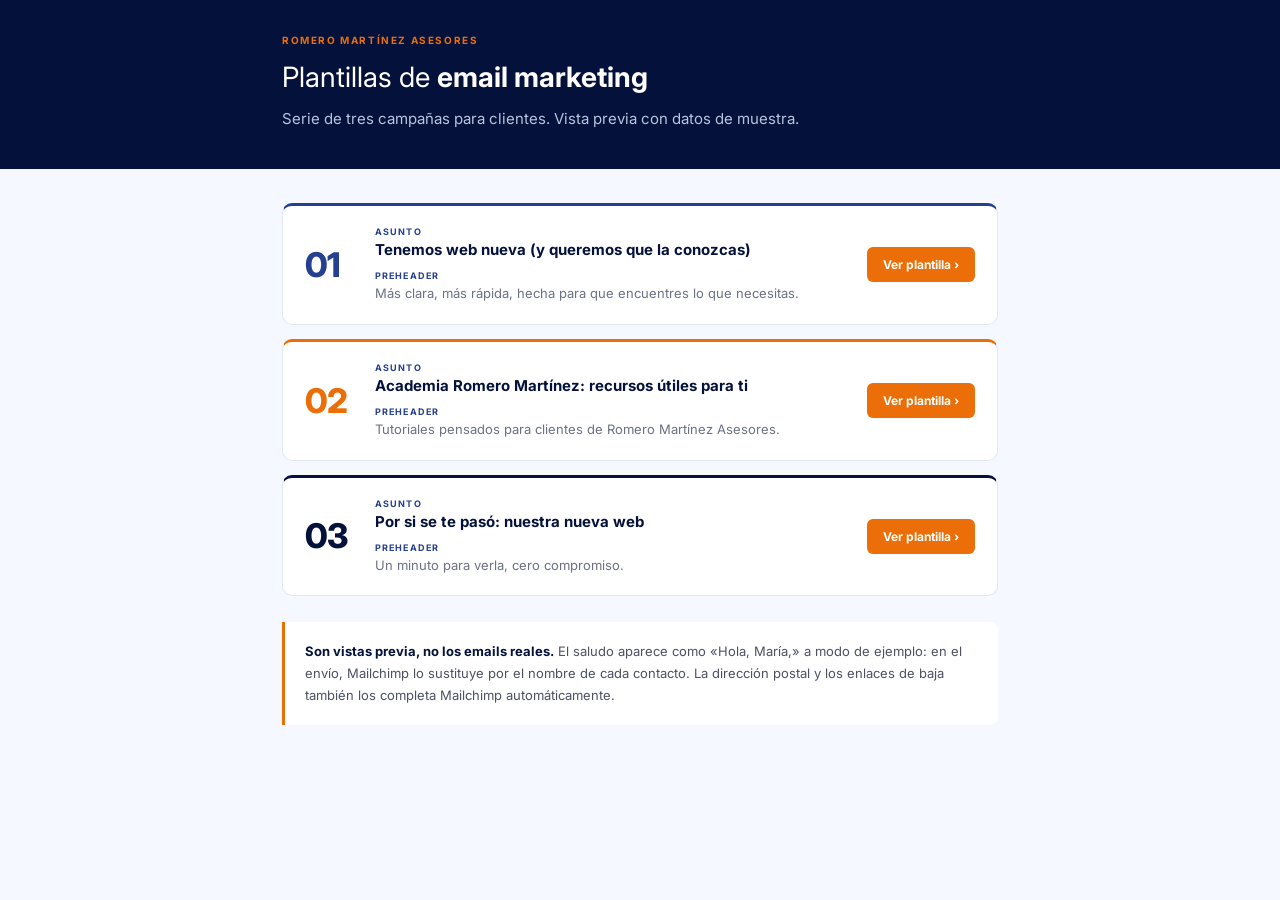
<file: emails/index.html>
<!DOCTYPE html>
<html lang="es">
<head>
<meta charset="UTF-8" />
<meta name="viewport" content="width=device-width, initial-scale=1" />
<meta name="robots" content="noindex, nofollow" />
<title>Plantillas de email · Romero Martínez Asesores</title>
<link href="https://fonts.googleapis.com/css2?family=Inter:wght@400;600;700;800&display=swap" rel="stylesheet" />
<style>
  :root { --navy:#04113A; --azul:#264091; --naranja:#EB6E08; --texto:#4C5263; --claro:#F5F9FF; --linea:#e1e7f5; }
  * { box-sizing:border-box; }
  body { margin:0; background:var(--claro); font-family:'Inter',-apple-system,"Segoe UI",Arial,sans-serif; color:var(--texto); }
  .wrap { max-width:760px; margin:0 auto; padding:0 22px 60px; }
  header { background:var(--navy); margin-bottom:34px; }
  header .inner { max-width:760px; margin:0 auto; padding:34px 22px 38px; }
  .eyebrow { font-size:10px; font-weight:700; color:var(--naranja); letter-spacing:1.6px; text-transform:uppercase; margin-bottom:14px; }
  h1 { margin:0 0 12px; font-size:28px; font-weight:400; line-height:1.25; color:#fff; }
  h1 strong { font-weight:700; }
  header p { margin:0; font-size:15px; color:#b9c4e0; line-height:1.6; }
  .card { display:flex; align-items:center; gap:18px; background:#fff; border:1px solid var(--linea);
          border-top:3px solid var(--azul); border-radius:10px; padding:20px 22px; margin-bottom:14px; text-decoration:none; }
  .card:nth-of-type(2) { border-top-color:var(--naranja); }
  .card:nth-of-type(3) { border-top-color:var(--navy); }
  .num { font-size:34px; font-weight:800; color:var(--azul); letter-spacing:-1px; line-height:1; min-width:52px; }
  .card:nth-of-type(2) .num { color:var(--naranja); }
  .card:nth-of-type(3) .num { color:var(--navy); }
  .txt { flex:1; display:block; }
  .label { display:block; font-size:9px; font-weight:700; color:var(--azul); letter-spacing:1.1px; text-transform:uppercase; margin-bottom:3px; }
  .asunto { display:block; font-size:15px; font-weight:700; color:var(--navy); line-height:1.35; margin-bottom:10px; }
  .pre { display:block; font-size:13px; color:#6b7285; line-height:1.5; }
  .go { font-size:12px; font-weight:700; color:#fff; background:var(--naranja); border-radius:6px; padding:10px 16px; white-space:nowrap; }
  .nota { background:#fff; border-left:3px solid var(--naranja); border-radius:0 8px 8px 0; padding:18px 20px; font-size:13px; line-height:1.7; margin-top:26px; }
  .nota strong { color:var(--navy); }
  @media (max-width:600px) {
    .card { flex-wrap:wrap; }
    .num { min-width:auto; }
    .go { width:100%; text-align:center; }
  }
</style>
</head>
<body>
  <header>
    <div class="inner">
      <div class="eyebrow">Romero Martínez Asesores</div>
      <h1>Plantillas de <strong>email marketing</strong></h1>
      <p>Serie de tres campañas para clientes. Vista previa con datos de muestra.</p>
    </div>
  </header>
  <div class="wrap">
      <a class="card" href="web-nueva.html">
        <span class="num">01</span>
        <span class="txt">
          <span class="label">Asunto</span>
          <span class="asunto">Tenemos web nueva (y queremos que la conozcas)</span>
          <span class="label">Preheader</span>
          <span class="pre">Más clara, más rápida, hecha para que encuentres lo que necesitas.</span>
        </span>
        <span class="go">Ver plantilla &rsaquo;</span>
      </a>
      <a class="card" href="academia.html">
        <span class="num">02</span>
        <span class="txt">
          <span class="label">Asunto</span>
          <span class="asunto">Academia Romero Martínez: recursos útiles para ti</span>
          <span class="label">Preheader</span>
          <span class="pre">Tutoriales pensados para clientes de Romero Martínez Asesores.</span>
        </span>
        <span class="go">Ver plantilla &rsaquo;</span>
      </a>
      <a class="card" href="por-si-se-te-paso.html">
        <span class="num">03</span>
        <span class="txt">
          <span class="label">Asunto</span>
          <span class="asunto">Por si se te pasó: nuestra nueva web</span>
          <span class="label">Preheader</span>
          <span class="pre">Un minuto para verla, cero compromiso.</span>
        </span>
        <span class="go">Ver plantilla &rsaquo;</span>
      </a>
    <div class="nota">
      <strong>Son vistas previa, no los emails reales.</strong> El saludo aparece como «Hola, María,» a modo de
      ejemplo: en el envío, Mailchimp lo sustituye por el nombre de cada contacto. La dirección postal y los enlaces
      de baja también los completa Mailchimp automáticamente.
    </div>
  </div>
</body>
</html>
</file>
